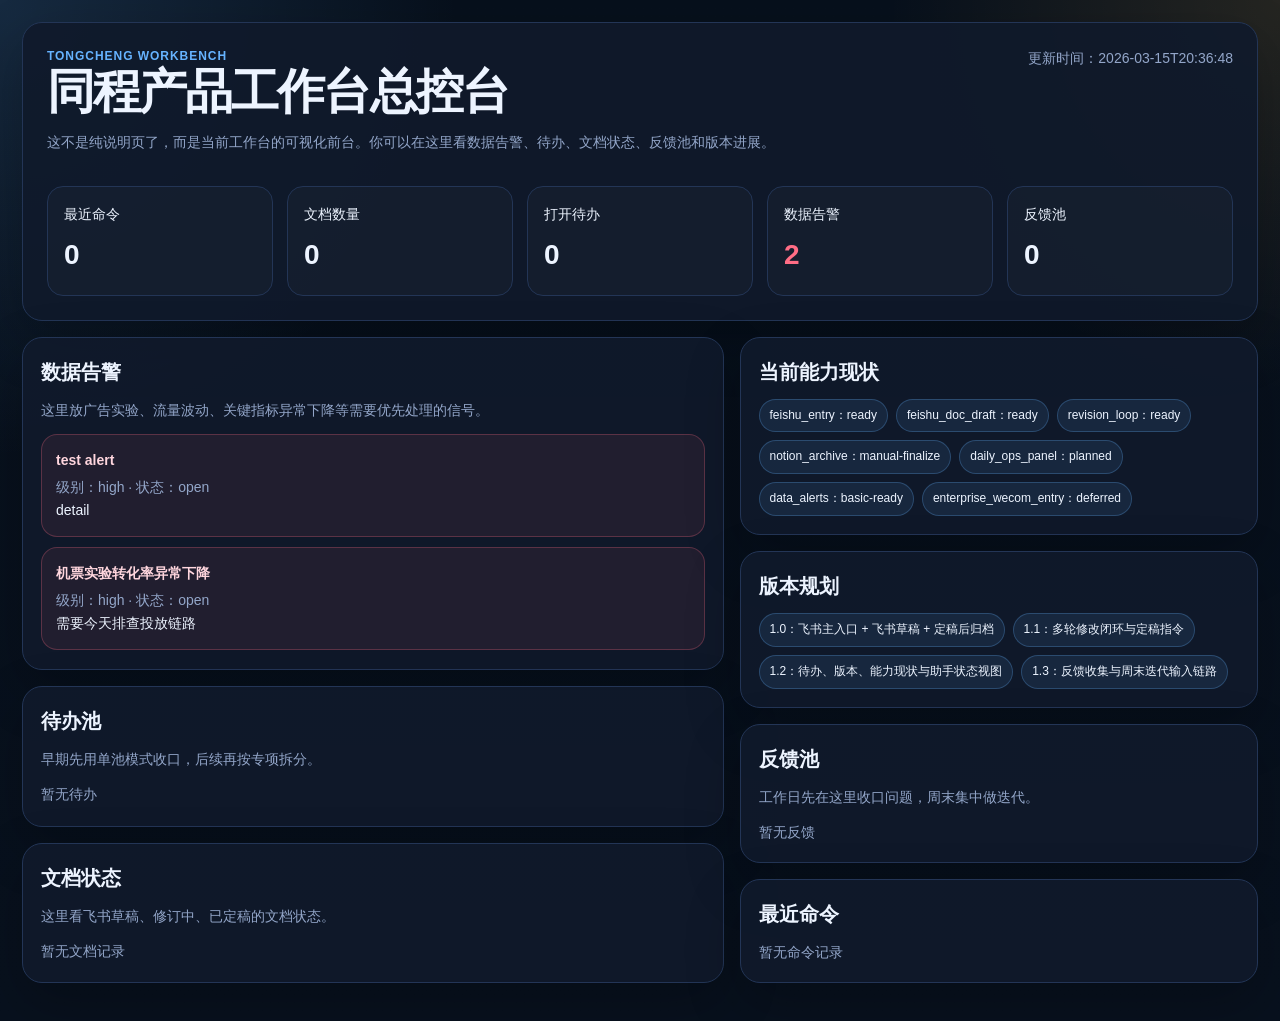
<file: 08_dashboard/workflow_overview.html>
<!doctype html>
<html lang="zh-CN">
<head>
  <meta charset="utf-8">
  <meta name="viewport" content="width=device-width, initial-scale=1">
  <title>同程产品工作台总控台</title>
  <style>
    :root {
      --bg: #08111e;
      --panel: rgba(16, 25, 43, 0.92);
      --line: #233556;
      --text: #edf4ff;
      --muted: #93a6c9;
      --brand: #66b3ff;
      --warn: #ffbf47;
      --danger: #ff6d85;
      --ok: #36d399;
    }
    * { box-sizing: border-box; }
    body {
      margin: 0;
      color: var(--text);
      font: 14px/1.65 "Segoe UI", "Microsoft YaHei", sans-serif;
      background:
        radial-gradient(circle at top left, rgba(102,179,255,0.16), transparent 28%),
        radial-gradient(circle at top right, rgba(255,191,71,0.12), transparent 24%),
        linear-gradient(180deg, #07101c 0%, #08111e 100%);
    }
    .shell {
      max-width: 1460px;
      margin: 0 auto;
      padding: 22px;
    }
    .hero, .panel {
      background: var(--panel);
      border: 1px solid var(--line);
      border-radius: 20px;
      box-shadow: 0 20px 55px rgba(0,0,0,0.24);
    }
    .hero {
      padding: 24px;
      margin-bottom: 16px;
    }
    .hero-top {
      display: flex;
      justify-content: space-between;
      gap: 16px;
      align-items: flex-start;
      margin-bottom: 18px;
    }
    h1, h2, h3 { margin: 0 0 10px; }
    h1 { font-size: clamp(30px, 5vw, 48px); line-height: 1.05; letter-spacing: -0.04em; }
    h2 { font-size: 20px; }
    .muted { color: var(--muted); }
    .brand {
      color: var(--brand);
      font-weight: 700;
      font-size: 12px;
      letter-spacing: 0.08em;
      text-transform: uppercase;
    }
    .meta {
      display: grid;
      gap: 14px;
      grid-template-columns: repeat(auto-fit, minmax(170px, 1fr));
    }
    .metric {
      padding: 16px;
      border-radius: 16px;
      border: 1px solid var(--line);
      background: rgba(255,255,255,0.02);
    }
    .metric strong {
      display: block;
      font-size: 28px;
      margin-top: 6px;
    }
    .metric.warn strong { color: var(--warn); }
    .metric.danger strong { color: var(--danger); }
    .grid {
      display: grid;
      gap: 16px;
      grid-template-columns: 1.15fr 0.85fr;
      margin-bottom: 16px;
    }
    .stack {
      display: grid;
      gap: 16px;
    }
    .panel {
      padding: 18px;
    }
    .chip-row {
      display: flex;
      gap: 8px;
      flex-wrap: wrap;
    }
    .chip {
      padding: 6px 10px;
      border-radius: 999px;
      border: 1px solid rgba(102,179,255,0.25);
      background: rgba(102,179,255,0.1);
      color: var(--text);
      font-size: 12px;
    }
    table {
      width: 100%;
      border-collapse: collapse;
      font-size: 13px;
    }
    td {
      border-top: 1px solid var(--line);
      padding: 10px 8px;
      vertical-align: top;
      color: var(--text);
    }
    .empty {
      margin: 0;
      color: var(--muted);
    }
    .alert-card {
      padding: 14px;
      border-radius: 16px;
      border: 1px solid rgba(255,109,133,0.26);
      background: rgba(255,109,133,0.08);
      margin-bottom: 10px;
    }
    .alert-card:last-child { margin-bottom: 0; }
    .alert-card strong {
      display: block;
      margin-bottom: 4px;
      color: #ffd6de;
    }
    .section-desc {
      margin: 0 0 12px;
      color: var(--muted);
    }
    @media (max-width: 1024px) {
      .grid { grid-template-columns: 1fr; }
    }
  </style>
</head>
<body>
  <div class="shell">
    <section class="hero">
      <div class="hero-top">
        <div>
          <div class="brand">Tongcheng Workbench</div>
          <h1>同程产品工作台总控台</h1>
          <p class="muted">这不是纯说明页了，而是当前工作台的可视化前台。你可以在这里看数据告警、待办、文档状态、反馈池和版本进展。</p>
        </div>
        <div class="muted">更新时间：2026-03-15T20:36:48</div>
      </div>
      <div class="meta">
        <div class="metric"><span>最近命令</span><strong>0</strong></div>
        <div class="metric"><span>文档数量</span><strong>0</strong></div>
        <div class="metric"><span>打开待办</span><strong>0</strong></div>
        <div class="metric danger"><span>数据告警</span><strong>2</strong></div>
        <div class="metric"><span>反馈池</span><strong>0</strong></div>
      </div>
    </section>

    <div class="grid">
      <div class="stack">
        <section class="panel">
          <h2>数据告警</h2>
          <p class="section-desc">这里放广告实验、流量波动、关键指标异常下降等需要优先处理的信号。</p>
          <div class='alert-card'><strong>test alert</strong><div class='muted'>级别：high · 状态：open</div><div>detail</div></div><div class='alert-card'><strong>机票实验转化率异常下降</strong><div class='muted'>级别：high · 状态：open</div><div>需要今天排查投放链路</div></div>
        </section>

        <section class="panel">
          <h2>待办池</h2>
          <p class="section-desc">早期先用单池模式收口，后续再按专项拆分。</p>
          <p class='empty'>暂无待办</p>
        </section>

        <section class="panel">
          <h2>文档状态</h2>
          <p class="section-desc">这里看飞书草稿、修订中、已定稿的文档状态。</p>
          <p class='empty'>暂无文档记录</p>
        </section>
      </div>

      <div class="stack">
        <section class="panel">
          <h2>当前能力现状</h2>
          <div class="chip-row"><div class='chip'>feishu_entry：ready</div><div class='chip'>feishu_doc_draft：ready</div><div class='chip'>revision_loop：ready</div><div class='chip'>notion_archive：manual-finalize</div><div class='chip'>daily_ops_panel：planned</div><div class='chip'>data_alerts：basic-ready</div><div class='chip'>enterprise_wecom_entry：deferred</div></div>
        </section>

        <section class="panel">
          <h2>版本规划</h2>
          <div class="chip-row"><div class='chip'>1.0：飞书主入口 + 飞书草稿 + 定稿后归档</div><div class='chip'>1.1：多轮修改闭环与定稿指令</div><div class='chip'>1.2：待办、版本、能力现状与助手状态视图</div><div class='chip'>1.3：反馈收集与周末迭代输入链路</div></div>
        </section>

        <section class="panel">
          <h2>反馈池</h2>
          <p class="section-desc">工作日先在这里收口问题，周末集中做迭代。</p>
          <p class='empty'>暂无反馈</p>
        </section>

        <section class="panel">
          <h2>最近命令</h2>
          <p class='empty'>暂无命令记录</p>
        </section>
      </div>
    </div>
  </div>
</body>
</html>
</file>
